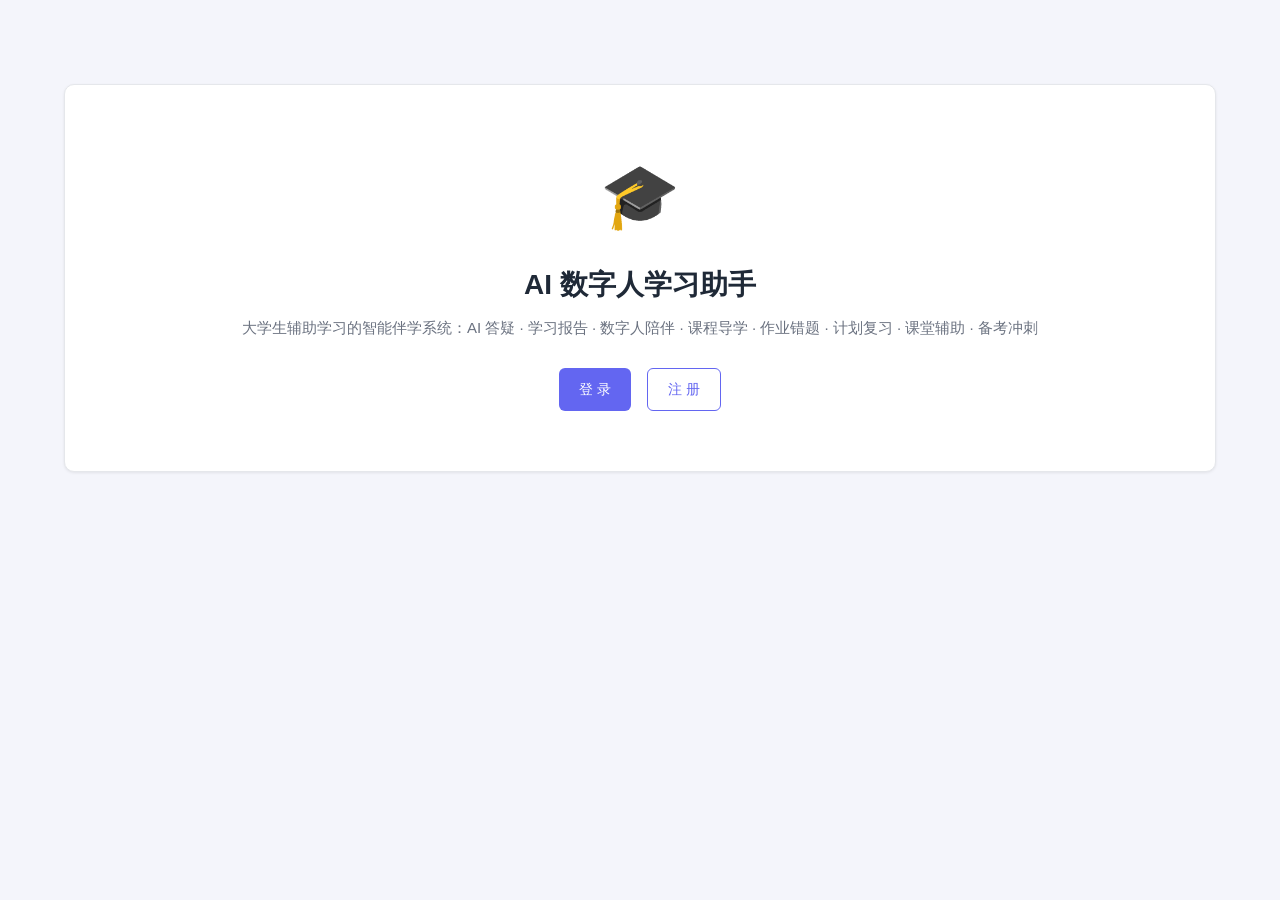
<file: frontend/index.html>
<!DOCTYPE html>
<html lang="zh-CN">
<head>
    <meta charset="UTF-8">
    <meta name="viewport" content="width=device-width, initial-scale=1.0">
    <title>首页 - AI 数字人学习助手</title>
    <link rel="stylesheet" href="src/css/base.css">
    <link rel="stylesheet" href="src/css/components.css">
</head>
<body>
    <div class="navbar hidden"></div>

    <!-- 未登录引导 -->
    <div id="guest-view" class="app hidden">
        <div class="card" style="text-align:center; padding:60px 30px;">
            <div style="font-size:64px;">🎓</div>
            <h1 style="font-size:28px; margin:16px 0 8px;">AI 数字人学习助手</h1>
            <p class="text-muted" style="font-size:15px;">大学生辅助学习的智能伴学系统：AI 答疑 · 学习报告 · 数字人陪伴 · 课程导学 · 作业错题 · 计划复习 · 课堂辅助 · 备考冲刺</p>
            <div style="margin-top:28px; display:flex; gap:16px; justify-content:center;">
                <a href="login.html" class="btn btn-primary">登 录</a>
                <a href="login.html" class="btn btn-outline">注 册</a>
            </div>
        </div>
    </div>

    <!-- 已登录仪表盘 -->
    <div id="user-view" class="app hidden">
        <h1 class="page-title">👋 你好，<span id="welcome-name"></span></h1>
        <div class="alert alert-info" id="role-tip" style="max-width:720px;"></div>

        <h3 class="section-title">🚀 快速入口</h3>
        <div class="grid-3" id="quick-links"></div>

        <h3 class="section-title">📦 最近学习数据</h3>
        <div class="alert alert-success" id="summary-box" style="max-width:720px;">
            <strong>近 7 天学习汇总</strong><br>
            <span class="text-muted">正在加载...</span>
        </div>
    </div>

    <script src="src/config.js"></script>
    <script src="src/js/api.js"></script>
    <script src="src/js/auth.js"></script>
    <script src="src/js/nav.js"></script>
    <script>
        if (!auth.isLoggedIn()) {
            document.getElementById('guest-view').classList.remove('hidden');
        } else {
            document.querySelector('.navbar').classList.remove('hidden');
            renderNav('index.html');
            initUserView();
        }

        function initUserView() {
            const user = auth.getUser();
            document.getElementById('welcome-name').textContent = user.nickname || user.email;
            const isTeacher = user.role === 'TEACHER';
            document.getElementById('role-tip').innerHTML = isTeacher
                ? '你当前是 <strong>教师</strong> 账号，可使用「教师后台」管理班级、发布知识点与作业。普通学习功能同样可用。'
                : '你当前是 <strong>学生</strong> 账号，可使用 AI 答疑、作业练习、学习计划等在学生端所有功能。';

            document.getElementById('user-view').classList.remove('hidden');

            // 快速入口
            const links = [
                { href: 'qa.html', icon: '💬', title: 'AI 答疑', desc: '流式问答 / 三阶段引导' },
                { href: 'report.html', icon: '📊', title: '学习报告', desc: '掌握度 / 雷达 / 诊断' },
                { href: 'avatar.html', icon: '🤖', title: '数字人', desc: '陪学对话与专注计时' },
                { href: 'course.html', icon: '📚', title: '课程', desc: '列表 / 学习路径 / 讲解' },
                { href: 'homework.html', icon: '✏️', title: '作业·错题', desc: '建题 / 作答 / 错题本' },
                { href: 'studyplan.html', icon: '🗓️', title: '学习计划', desc: '预习复习 / 抽背判分' },
                { href: 'classroom.html', icon: '🎓', title: '课堂', desc: '课件解析 / 录音总结' },
                { href: 'paper.html', icon: '🎯', title: '备考', desc: '试卷分析 / 高频考点' },
                { href: 'subject.html', icon: '📥', title: '学科导入', desc: '模板 / 课程导入' }
            ];
            if (isTeacher) links.push({ href: 'teacher.html', icon: '👩‍🏫', title: '教师后台', desc: '班级管理 / 预警 / 知识点' });

            document.getElementById('quick-links').innerHTML = links.map(l => `
                <a href="${l.href}" class="card" style="display:block; color:inherit; text-decoration:none;">
                    <div style="font-size:30px;">${l.icon}</div>
                    <div style="font-size:16px; font-weight:600; margin-top:8px;">${l.title}</div>
                    <div class="text-muted" style="font-size:13px;">${l.desc}</div>
                </a>`).join('');

            // 加载 7 天汇总
            api.get('/reports/summary').then(res => {
                const d = res.data || {};
                const items = Object.entries(d);
                if (!items.length) {
                    document.getElementById('summary-box').querySelector('.text-muted').textContent = '尚无学习数据，快去 AI 答疑或作业练习吧。';
                    return;
                }
                let html = '';
                items.forEach(([k, v]) => { html += `<span style="margin-right:20px;"><strong>${esc(k)}</strong>：${esc(v)}</span>`; });
                document.getElementById('summary-box').querySelector('.text-muted').innerHTML = html;
            }).catch(() => {
                document.getElementById('summary-box').querySelector('.text-muted').textContent = '学习汇总暂不可用，可稍后重试。';
            });
        }
    </script>
</body>
</html>
</file>
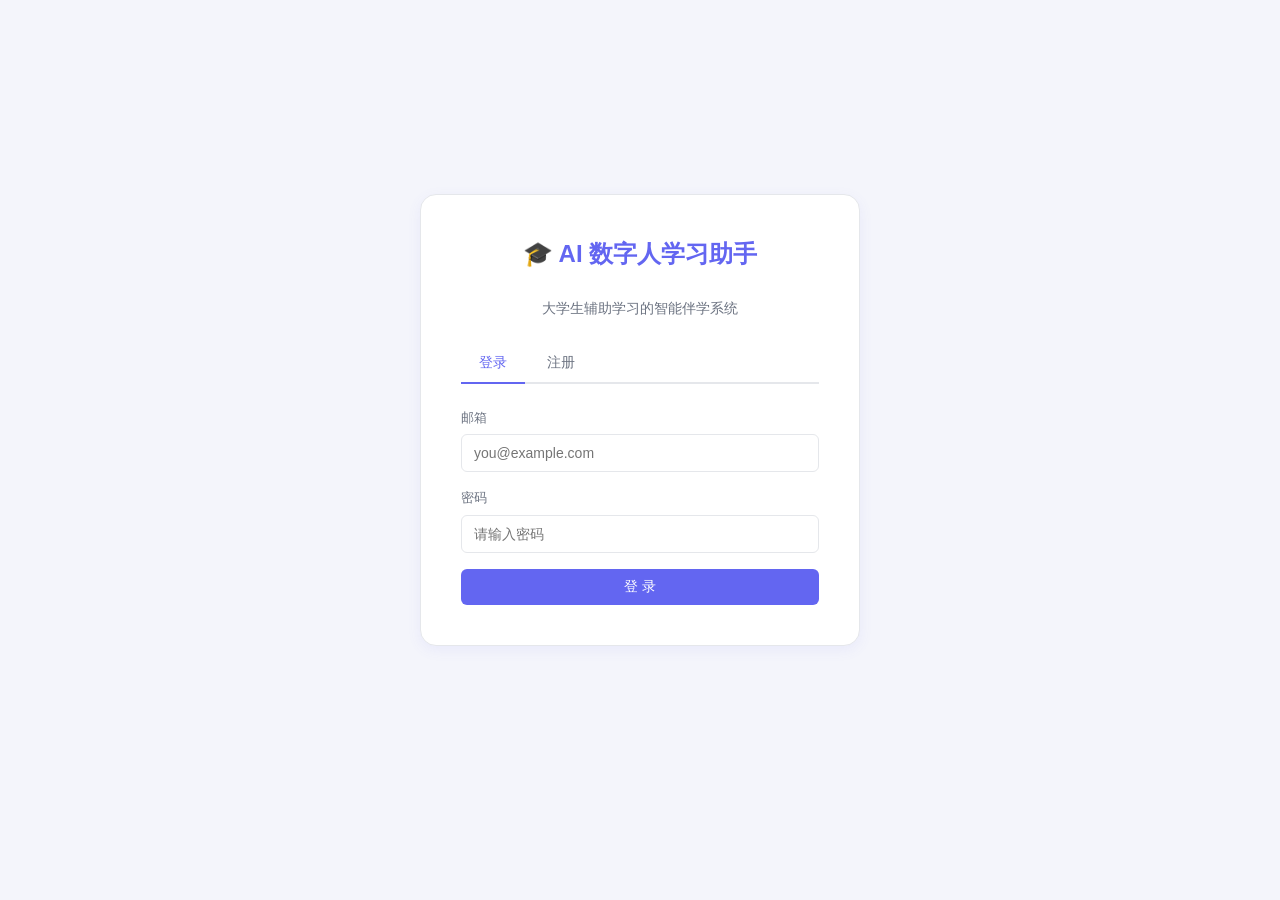
<file: frontend/login.html>
<!DOCTYPE html>
<html lang="zh-CN">
<head>
    <meta charset="UTF-8">
    <meta name="viewport" content="width=device-width, initial-scale=1.0">
    <title>登录 - AI 数字人学习助手</title>
    <link rel="stylesheet" href="src/css/base.css">
    <link rel="stylesheet" href="src/css/components.css">
    <style>
        body { padding-top: 0; }
    </style>
</head>
<body>
    <div class="auth-wrapper">
        <div class="auth-card">
            <h2>🎓 AI 数字人学习助手</h2>
            <p class="auth-sub">大学生辅助学习的智能伴学系统</p>

            <div class="tabs">
                <button class="tab-btn active" data-tab="login">登录</button>
                <button class="tab-btn" data-tab="register">注册</button>
            </div>

            <!-- 登录 -->
            <form id="login-form">
                <div class="form-group">
                    <label>邮箱</label>
                    <input type="email" class="form-control" id="login-email" required placeholder="you@example.com">
                </div>
                <div class="form-group">
                    <label>密码</label>
                    <input type="password" class="form-control" id="login-password" required placeholder="请输入密码">
                </div>
                <button type="submit" class="btn btn-primary" style="width:100%">登 录</button>
            </form>

            <!-- 注册 -->
            <form id="register-form" class="hidden">
                <div class="form-group">
                    <label>邮箱</label>
                    <input type="email" class="form-control" id="reg-email" required placeholder="you@example.com">
                </div>
                <div class="form-group">
                    <label>密码</label>
                    <input type="password" class="form-control" id="reg-password" required minlength="6" placeholder="至少 6 位">
                </div>
                <div class="form-group">
                    <label>昵称</label>
                    <input type="text" class="form-control" id="reg-nickname" placeholder="给自己取个昵称">
                </div>
                <div class="form-group">
                    <label>角色</label>
                    <select class="form-control" id="reg-role">
                        <option value="STUDENT">学生</option>
                        <option value="TEACHER">教师</option>
                    </select>
                </div>
                <button type="submit" class="btn btn-primary" style="width:100%">注 册</button>
            </form>
        </div>
    </div>

    <script src="src/config.js"></script>
    <script src="src/js/api.js"></script>
    <script src="src/js/auth.js"></script>
    <script src="src/js/nav.js"></script>
    <script>
        // 已登录直接跳首页
        if (auth.isLoggedIn()) window.location.href = 'index.html';

        // 登录/注册 tab 切换
        function switchTab(tab) {
            document.querySelectorAll('.tab-btn').forEach(b => b.classList.toggle('active', b.dataset.tab === tab));
            $('#login-form').classList.toggle('hidden', tab !== 'login');
            $('#register-form').classList.toggle('hidden', tab !== 'register');
        }
        $all('.tab-btn').forEach(b => b.addEventListener('click', () => switchTab(b.dataset.tab)));

        function saveAuth(data, email) {
            auth.setToken(data.data.token);
            auth.setUser({ userId: data.data.userId, email: data.data.email, nickname: data.data.nickname || email, role: data.data.role });
        }

        $('#login-form').addEventListener('submit', async (e) => {
            e.preventDefault();
            const btn = e.target.querySelector('button');
            btn.disabled = true;
            try {
                const res = await api.post('/auth/login', {
                    email: $('#login-email').value.trim(),
                    password: $('#login-password').value
                });
                saveAuth(res, $('#login-email').value.trim());
                showToast('登录成功', 'success');
                setTimeout(() => window.location.href = 'index.html', 400);
            } catch (err) {
                showToast('登录失败：' + err.message, 'error');
                btn.disabled = false;
            }
        });

        $('#register-form').addEventListener('submit', async (e) => {
            e.preventDefault();
            const btn = e.target.querySelector('button');
            btn.disabled = true;
            try {
                const res = await api.post('/auth/register', {
                    email: $('#reg-email').value.trim(),
                    password: $('#reg-password').value,
                    nickname: $('#reg-nickname').value.trim(),
                    role: $('#reg-role').value
                });
                saveAuth(res, $('#reg-email').value.trim());
                showToast('注册成功，已自动登录', 'success');
                setTimeout(() => window.location.href = 'index.html', 500);
            } catch (err) {
                showToast('注册失败：' + err.message, 'error');
                btn.disabled = false;
            }
        });
    </script>
</body>
</html>
</file>
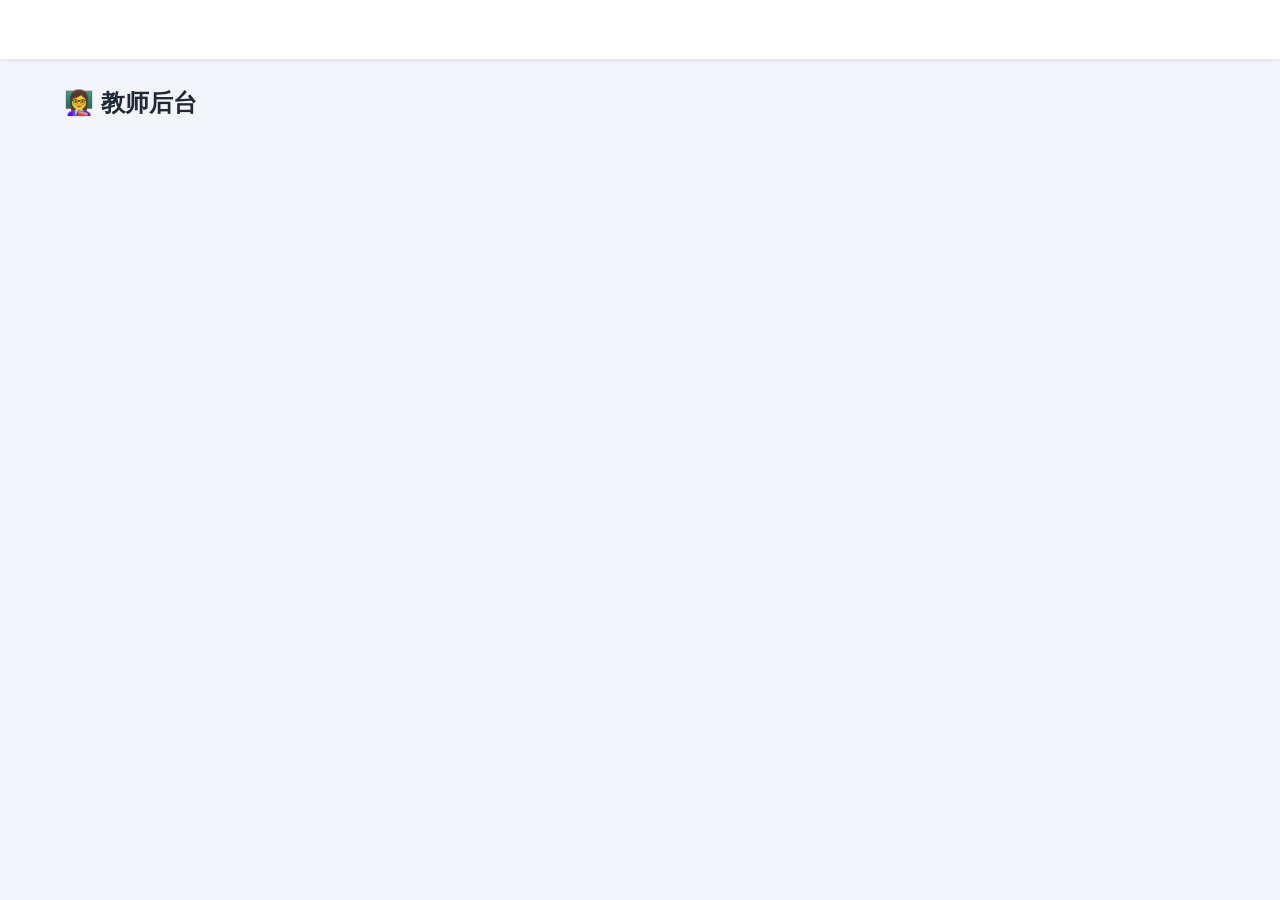
<file: frontend/teacher.html>
<!DOCTYPE html>
<html lang="zh-CN">
<head>
    <meta charset="UTF-8">
    <meta name="viewport" content="width=device-width, initial-scale=1.0">
    <title>教师后台 - AI 数字人学习助手</title>
    <link rel="stylesheet" href="src/css/base.css">
    <link rel="stylesheet" href="src/css/components.css">
</head>
<body>
    <div class="navbar"></div>
    <div class="app">
        <h1 class="page-title">👩‍🏫 教师后台</h1>

        <!-- 非教师提示 -->
        <div id="not-teacher" class="card hidden">
            <div class="alert alert-warning">你的账号角色不是 <strong>教师（TEACHER）</strong>，无法使用教师后台功能。<br>
            学生账号可在此「加入班级」（需老师提供的邀请码）。</div>
            <div class="card-title mt-lg">🔑 学生加入班级</div>
            <div class="flex">
                <input type="number" class="form-control" id="join-class-id" placeholder="班级 id" style="max-width:150px;">
                <input type="text" class="form-control" id="join-code" placeholder="邀请码" style="max-width:200px;">
                <button class="btn btn-primary" id="btn-join">加入班级</button>
            </div>
            <div id="join-result" class="mt-md"></div>
        </div>

        <!-- 教师面板 -->
        <div id="teacher-panel" class="hidden">
            <div class="tabs">
                <button class="tab-btn active" data-tab="class">班级管理</button>
                <button class="tab-btn" data-tab="kp">上传知识点</button>
                <button class="tab-btn" data-tab="hw">发布作业</button>
            </div>

            <div id="tab-class" class="card">
                <div class="card-title">🏫 创建班级</div>
                <div class="grid-2">
                    <div class="form-group"><label>班级名称</label><input class="form-control" id="cls-name" placeholder="例如：计科2401班"></div>
                    <div class="form-group"><label>科目</label><input class="form-control" id="cls-subject" placeholder="例如：高等数学"></div>
                </div>
                <button class="btn btn-primary" id="btn-create-class">创建班级</button>
                <div id="class-result" class="mt-md"></div>

                <div class="card-title mt-lg">📋 班级信息 / 名单 / 风险 / 规则 / 风格</div>
                <div class="flex mb-md">
                    <input type="number" class="form-control" id="cls-id" placeholder="班级 id" style="max-width:120px;">
                    <button class="btn btn-outline" id="btn-roster">名单</button>
                    <button class="btn btn-outline" id="btn-risk">风险预警</button>
                    <button class="btn btn-outline" id="btn-rules">查看规则</button>
                </div>
                <div class="grid-2">
                    <div class="form-group"><label>设置预警规则（类型 / 阈值）</label>
                        <div class="flex">
                            <select class="form-control" id="rule-type" style="flex:1">
                                <option value="MASTERY">掌握度</option>
                                <option value="FREQUENCY">学习频次</option>
                                <option value="ABSENCE">缺勤</option>
                            </select>
                            <input type="number" class="form-control" id="rule-threshold" placeholder="阈值" style="flex:1" value="60">
                        </div></div>
                    <div class="form-group"><label>设置教学风格（语气 / 风格）</label>
                        <div class="flex">
                            <input type="text" class="form-control" id="style-tone" placeholder="语气" style="flex:1" value="FRIENDLY">
                            <input type="text" class="form-control" id="style-style" placeholder="风格" style="flex:1" value="DETAILED">
                        </div></div>
                </div>
                <div class="flex">
                    <button class="btn btn-warning" id="btn-rule">保存预警规则</button>
                    <button class="btn btn-warning" id="btn-style">保存教学风格</button>
                </div>
                <div id="detail-result" class="mt-md"></div>
            </div>

            <div id="tab-kp" class="hidden card">
                <div class="card-title">🧠 上传知识点</div>
                <div class="grid-2">
                    <div class="form-group"><label>课程 id</label><input type="number" class="form-control" id="kp-course" value="1"></div>
                    <div class="form-group"><label>知识点名称</label><input class="form-control" id="kp-name" placeholder="例如：泰勒展开"></div>
                </div>
                <div class="grid-2">
                    <div class="form-group"><label>难度（1-5）</label><input type="number" class="form-control" id="kp-diff" value="3" min="1" max="5"></div>
                    <div class="form-group"><label>权重</label><input type="number" step="0.1" class="form-control" id="kp-weight" value="1" min="0"></div>
                </div>
                <div class="form-group"><label>标签（逗号分隔）</label><input class="form-control" id="kp-tags" placeholder="考点,重点"></div>
                <div class="form-group"><label>描述</label><textarea class="form-control" id="kp-desc" rows="2"></textarea></div>
                <button class="btn btn-primary" id="btn-kp">新增知识点</button>
                <div id="kp-result" class="mt-md"></div>
            </div>

            <div id="tab-hw" class="hidden card">
                <div class="card-title">📤 发布班级作业</div>
                <div class="grid-2">
                    <div class="form-group"><label>班级 id</label><input type="number" class="form-control" id="pub-class" placeholder="班级 id"></div>
                    <div class="form-group"><label>作业标题</label><input class="form-control" id="pub-title" placeholder="例如：第三章作业"></div>
                </div>
                <div class="form-group"><label>作业描述</label><textarea class="form-control" id="pub-desc" rows="2"></textarea></div>
                <button class="btn btn-primary" id="btn-publish">发布作业</button>
                <div id="pub-result" class="mt-md"></div>
            </div>
        </div>
    </div>

    <script src="src/config.js"></script>
    <script src="src/js/api.js"></script>
    <script src="src/js/auth.js"></script>
    <script src="src/js/nav.js"></script>
    <script>
        auth.requireLogin();
        renderNav('teacher.html');

        const isTeacher = auth.hasRole('TEACHER');
        $('#teacher-panel').classList.toggle('hidden', !isTeacher);
        $('#not-teacher').classList.toggle('hidden', isTeacher);

        $all('.tab-btn').forEach(b => b.addEventListener('click', () => {
            // 教师面板内的 tab（class/kp/hw）与右侧 not-teacher 判断
            if (isTeacher) {
                $all('.tab-btn').forEach(x => x.classList.toggle('active', x === b));
                ['class','kp','hw'].forEach(t => $('#tab-' + t).classList.toggle('hidden', t !== b.dataset.tab));
            }
        }));

        // 学生加入班级
        document.getElementById('btn-join').addEventListener('click', async () => {
            const id = Number($('#join-class-id').value);
            const code = $('#join-code').value.trim();
            if (!id || !code) { showToast('请填写班级 id 与邀请码', 'warning'); return; }
            try {
                const res = await api.post(`/classes/${id}/join`, { inviteCode: code });
                $('#join-result').innerHTML = `<div class="alert alert-success">成功加入班级「${esc(res.data.name)}」！</div>`;
            } catch (e) { $('#join-result').innerHTML = '<div class="alert alert-danger">' + esc(e.message) + '</div>'; }
        });

        if (!isTeacher) return;

        document.getElementById('btn-create-class').addEventListener('click', createClass);
        document.getElementById('btn-roster').addEventListener('click', () => loadDetail('roster'));
        document.getElementById('btn-risk').addEventListener('click', () => loadDetail('risk'));
        document.getElementById('btn-rules').addEventListener('click', () => loadDetail('rules'));
        document.getElementById('btn-rule').addEventListener('click', saveRule);
        document.getElementById('btn-style').addEventListener('click', saveStyle);
        document.getElementById('btn-kp').addEventListener('click', createKp);
        document.getElementById('btn-publish').addEventListener('click', publishHw);

        async function createClass() {
            const name = $('#cls-name').value.trim();
            if (!name) { showToast('请填写班级名称', 'warning'); return; }
            try {
                const res = await api.post('/teacher/classes', { name, subject: $('#cls-subject').value.trim() });
                const d = res.data;
                $('#class-result').innerHTML = `<div class="alert alert-success">
                    <strong>班级：${esc(d.name)}</strong><br>
                    班级 id：#${d.id} · 邀请码：<span style="font-weight:700; color:var(--color-primary);">${esc(d.inviteCode)}</span><br>
                    <span class="text-muted">把班级 id 与邀请码告诉学生，用「加入班级」功能入班。</span></div>`;
                $('#cls-id').value = d.id;
                showToast('班级创建成功', 'success');
            } catch (e) { $('#class-result').innerHTML = '<div class="alert alert-danger">' + esc(e.message) + '</div>'; }
        }

        function currentClassId() {
            const id = Number($('#cls-id').value);
            if (!id) { showToast('请填写班级 id', 'warning'); throw new Error('no class'); }
            return id;
        }

        async function loadDetail(type) {
            const id = currentClassId();
            const box = $('#detail-result');
            box.innerHTML = '<div class="alert alert-info">加载中…</div>';
            try {
                if (type === 'roster') {
                    const res = await api.get(`/classes/${id}/roster`);
                    box.innerHTML = `<div class="alert alert-info"><strong>${esc(res.data.className)}</strong> · 学生 ${res.data.students.length} 人<br>
                        <ul class="mt-sm">${res.data.students.map(s => `<li>${esc(s.nickname)} (#${s.studentId})</li>`).join('') || '<li>暂无学生</li>'}</ul></div>`;
                } else if (type === 'risk') {
                    const res = await api.get(`/classes/${id}/risk`);
                    const d = res.data;
                    box.innerHTML = `<div class="alert alert-warning"><strong>预警规则：</strong>${d.rules.map(r => `${r.ruleType}=${r.threshold}`).join(', ') || '默认'}</div>
                        <div class="mt-sm"><strong>风险学生 ${d.risks.length} 人：</strong>
                        ${d.risks.map(r => `<div class="card mt-sm" style="padding:12px;"><strong>${esc(r.nickname)}</strong> · 预警 ${r.alertCount} 次<br>
                            <span class="text-muted">薄弱点：${r.weakPoints.map(w => `${esc(w.name)}(${w.masteryScore}分)`).join('、') || '无'}</span></div>`).join('') || '<div class="text-muted mt-sm">暂无风险学生，继续保持！</div>'}</div>`;
                } else if (type === 'rules') {
                    const res = await api.get(`/classes/${id}/risk`);
                    const d = res.data;
                    box.innerHTML = `<div class="alert alert-info"><strong>当前预警规则：</strong>${d.rules.map(r => `${r.ruleType} → 阈值 ${r.threshold}`).join('；') || '未设置（使用默认）'}</div>`;
                }
            } catch (e) { box.innerHTML = '<div class="alert alert-danger">' + esc(e.message) + '</div>'; }
        }

        async function saveRule() {
            const id = currentClassId();
            try {
                const res = await api.post(`/teacher/classes/${id}/rules`, {
                    ruleType: $('#rule-type').value,
                    threshold: Number($('#rule-threshold').value)
                });
                $('#detail-result').innerHTML = `<div class="alert alert-success">${esc(res.data)}</div>`;
            } catch (e) { $('#detail-result').innerHTML = '<div class="alert alert-danger">' + esc(e.message) + '</div>'; }
        }

        async function saveStyle() {
            const id = currentClassId();
            try {
                const res = await api.put(`/classes/${id}/style`, {
                    tone: $('#style-tone').value.trim(),
                    style: $('#style-style').value.trim()
                });
                $('#detail-result').innerHTML = `<div class="alert alert-success">${esc(res.data)}</div>`;
            } catch (e) { $('#detail-result').innerHTML = '<div class="alert alert-danger">' + esc(e.message) + '</div>'; }
        }

        async function createKp() {
            const name = $('#kp-name').value.trim();
            if (!name) { showToast('请填写知识点名称', 'warning'); return; }
            try {
                const id = await api.post('/teacher/knowledge', {
                    courseId: Number($('#kp-course').value) || undefined,
                    name,
                    tags: $('#kp-tags').value.trim(),
                    difficulty: Number($('#kp-diff').value) || 3,
                    weight: Number($('#kp-weight').value) || 1,
                    description: $('#kp-desc').value.trim()
                });
                $('#kp-result').innerHTML = `<div class="alert alert-success">知识点创建成功！id：#${id.data}</div>`;
                showToast('知识点已新增', 'success');
            } catch (e) { $('#kp-result').innerHTML = '<div class="alert alert-danger">' + esc(e.message) + '</div>'; }
        }

        async function publishHw() {
            const classId = Number($('#pub-class').value);
            const title = $('#pub-title').value.trim();
            if (!classId || !title) { showToast('请填写班级 id 与作业标题', 'warning'); return; }
            try {
                const res = await api.post('/teacher/assignments', {
                    classId, title, description: $('#pub-desc').value.trim()
                });
                $('#pub-result').innerHTML = `<div class="alert alert-success">作业发布成功！id：#${res.data.assignmentId}</div>`;
            } catch (e) { $('#pub-result').innerHTML = '<div class="alert alert-danger">' + esc(e.message) + '</div>'; }
        }
    </script>
</body>
</html>
</file>
<file: frontend/src/css/base.css>
:root {
    --color-primary: #6366f1;
    --color-primary-light: #818cf8;
    --color-primary-dark: #4f46e5;
    --color-success: #10b981;
    --color-warning: #f59e0b;
    --color-danger: #ef4444;
    --color-info: #0ea5e9;
    --bg-body: #f4f5fb;
    --bg-card: #ffffff;
    --text-primary: #1f2937;
    --text-secondary: #6b7280;
    --border-color: #e5e7eb;
    --spacing-xs: 4px;
    --spacing-sm: 8px;
    --spacing-md: 16px;
    --spacing-lg: 24px;
    --spacing-xl: 40px;
    --radius-sm: 6px;
    --radius-md: 10px;
    --radius-lg: 16px;
    --shadow-sm: 0 1px 3px rgba(0,0,0,0.08);
    --shadow-md: 0 4px 14px rgba(99,102,241,0.08);
    --header-height: 60px;
}

* { margin: 0; padding: 0; box-sizing: border-box; }

html, body {
    font-family: -apple-system, BlinkMacSystemFont, 'Segoe UI', 'PingFang SC', 'Microsoft YaHei', sans-serif;
    background: var(--bg-body);
    color: var(--text-primary);
    line-height: 1.6;
    min-height: 100vh;
}

body { padding-top: var(--header-height); }

a { color: var(--color-primary); text-decoration: none; }
a:hover { color: var(--color-primary-dark); }

.app {
    max-width: 1200px;
    margin: 0 auto;
    padding: var(--spacing-lg);
}

.page-title {
    font-size: 24px;
    font-weight: 700;
    margin-bottom: var(--spacing-lg);
    color: var(--text-primary);
    display: flex;
    align-items: center;
    gap: var(--spacing-sm);
}

.page-desc {
    color: var(--text-secondary);
    margin-bottom: var(--spacing-lg);
}

.section-title {
    font-size: 18px;
    font-weight: 600;
    margin: var(--spacing-lg) 0 var(--spacing-md);
    display: flex;
    align-items: center;
    gap: var(--spacing-sm);
}

.text-muted { color: var(--text-secondary); font-size: 13px; }

.hidden { display: none !important; }

.grid-2 { display: grid; grid-template-columns: 1fr 1fr; gap: var(--spacing-lg); }
.grid-3 { display: grid; grid-template-columns: repeat(3, 1fr); gap: var(--spacing-lg); }
.grid-4 { display: grid; grid-template-columns: repeat(4, 1fr); gap: var(--spacing-lg); }

@media (max-width: 900px) {
    .grid-2, .grid-3, .grid-4 { grid-template-columns: 1fr; }
}

.mt-sm { margin-top: var(--spacing-sm); }
.mt-md { margin-top: var(--spacing-md); }
.mt-lg { margin-top: var(--spacing-lg); }
.mb-sm { margin-bottom: var(--spacing-sm); }
.mb-md { margin-bottom: var(--spacing-md); }
.mb-lg { margin-bottom: var(--spacing-lg); }

.flex { display: flex; align-items: center; gap: var(--spacing-sm); flex-wrap: wrap; }
.justify-between { justify-content: space-between; }

.badge {
    display: inline-flex;
    align-items: center;
    padding: 2px 10px;
    border-radius: 999px;
    font-size: 12px;
    font-weight: 500;
    gap: 4px;
}
.badge-primary { background: rgba(99,102,241,0.12); color: var(--color-primary-dark); }
.badge-success { background: rgba(16,185,129,0.12); color: #047857; }
.badge-warning { background: rgba(245,158,11,0.15); color: #b45309; }
.badge-danger  { background: rgba(239,68,68,0.12); color: #b91c1c; }
</file>
<file: frontend/src/css/components.css>
/* ===== 导航栏 ===== */
.navbar {
    position: fixed;
    top: 0; left: 0; right: 0;
    height: var(--header-height);
    background: #fff;
    border-bottom: 1px solid var(--border-color);
    box-shadow: var(--shadow-sm);
    z-index: 100;
    display: flex;
    align-items: center;
    padding: 0 var(--spacing-lg);
}
.navbar-inner {
    max-width: 1280px;
    width: 100%;
    margin: 0 auto;
    display: flex;
    align-items: center;
    gap: var(--spacing-lg);
}
.nav-brand {
    font-size: 18px;
    font-weight: 800;
    color: var(--color-primary);
    white-space: nowrap;
    display: flex;
    align-items: center;
    gap: 6px;
    cursor: pointer;
}
.nav-links {
    display: flex;
    gap: 4px;
    align-items: center;
    flex-wrap: nowrap;
    overflow-x: auto;
}
.nav-link {
    padding: 8px 12px;
    border-radius: var(--radius-sm);
    color: var(--text-secondary);
    font-size: 14px;
    white-space: nowrap;
    transition: all .15s;
}
.nav-link:hover { background: rgba(99,102,241,0.08); color: var(--color-primary); }
.nav-link.active {
    background: var(--color-primary);
    color: #fff;
    font-weight: 500;
}
.nav-user {
    margin-left: auto;
    display: flex;
    align-items: center;
    gap: var(--spacing-sm);
    white-space: nowrap;
}
.nav-user .user-chip {
    display: inline-flex;
    align-items: center;
    gap: 6px;
    font-size: 14px;
    color: var(--text-primary);
}
.nav-user .role-badge {
    font-size: 11px;
    padding: 1px 8px;
}
.btn-logout {
    background: none;
    border: 1px solid var(--border-color);
    color: var(--text-secondary);
    padding: 5px 12px;
    border-radius: var(--radius-sm);
    cursor: pointer;
    font-size: 13px;
    transition: all .15s;
}
.btn-logout:hover { background: rgba(239,68,68,0.08); color: var(--color-danger); border-color: var(--color-danger); }

@media (max-width: 1080px) {
    .nav-links { overflow-x: auto; }
}

/* ===== 按钮 ===== */
.btn {
    padding: 9px 20px;
    border: none;
    border-radius: var(--radius-sm);
    cursor: pointer;
    font-size: 14px;
    font-weight: 500;
    transition: all 0.18s;
    display: inline-flex;
    align-items: center;
    justify-content: center;
    gap: 6px;
}
.btn:disabled { opacity: 0.6; cursor: not-allowed; }
.btn-primary { background: var(--color-primary); color: #fff; }
.btn-primary:hover:not(:disabled) { background: var(--color-primary-dark); }
.btn-success { background: var(--color-success); color: #fff; }
.btn-success:hover:not(:disabled) { background: #059669; }
.btn-danger { background: var(--color-danger); color: #fff; }
.btn-danger:hover:not(:disabled) { background: #dc2626; }
.btn-warning { background: var(--color-warning); color: #fff; }
.btn-warning:hover:not(:disabled) { background: #d97706; }
.btn-outline { background: #fff; color: var(--color-primary); border: 1px solid var(--color-primary); }
.btn-outline:hover:not(:disabled) { background: rgba(99,102,241,0.08); }
.btn-outline-muted { background: #fff; color: var(--text-secondary); border: 1px solid var(--border-color); }
.btn-outline-muted:hover:not(:disabled) { background: #f3f4f6; }
.btn-sm { padding: 5px 12px; font-size: 13px; }

/* ===== 卡片 ===== */
.card {
    background: var(--bg-card);
    border-radius: var(--radius-md);
    padding: var(--spacing-lg);
    box-shadow: var(--shadow-sm);
    border: 1px solid var(--border-color);
    transition: box-shadow .2s;
}
.card:hover { box-shadow: var(--shadow-md); }
.card-title { font-size: 16px; font-weight: 600; margin-bottom: var(--spacing-md); }
.card-title .title-icon { margin-right: 6px; }

/* ===== 表单 ===== */
.form-group { margin-bottom: var(--spacing-md); }
.form-group label {
    display: block;
    font-size: 13px;
    font-weight: 500;
    color: var(--text-secondary);
    margin-bottom: 6px;
}
.form-control, select.form-control, textarea.form-control {
    width: 100%;
    padding: 10px 12px;
    border: 1px solid var(--border-color);
    border-radius: var(--radius-sm);
    font-size: 14px;
    font-family: inherit;
    transition: border-color .15s, box-shadow .15s;
    background: #fff;
    color: var(--text-primary);
}
.form-control:focus {
    outline: none;
    border-color: var(--color-primary);
    box-shadow: 0 0 0 3px rgba(99,102,241,0.12);
}
textarea.form-control { resize: vertical; min-height: 80px; }
.form-hint { font-size: 12px; color: var(--text-secondary); margin-top: 4px; }

/* ===== 表格 ===== */
.table-wrap { overflow-x: auto; border: 1px solid var(--border-color); border-radius: var(--radius-sm); }
table.table { width: 100%; border-collapse: collapse; background: #fff; font-size: 14px; }
.table th, .table td { padding: 12px 14px; text-align: left; border-bottom: 1px solid var(--border-color); }
.table th { background: #fafaff; font-weight: 600; color: var(--text-secondary); font-size: 13px; white-space: nowrap; }
.table tr:last-child td { border-bottom: none; }
.table tr:hover td { background: #f8f8ff; }

/* ===== 提示 / toast ===== */
.toast-container {
    position: fixed;
    top: calc(var(--header-height) + 12px);
    right: 16px;
    z-index: 9999;
    display: flex;
    flex-direction: column;
    gap: 8px;
}
.toast {
    padding: 12px 18px;
    border-radius: var(--radius-sm);
    color: #fff;
    font-size: 14px;
    box-shadow: var(--shadow-md);
    opacity: 0;
    transform: translateX(20px);
    transition: all .25s;
    max-width: 380px;
}
.toast.show { opacity: 1; transform: translateX(0); }
.toast-success { background: var(--color-success); }
.toast-error { background: var(--color-danger); }
.toast-info { background: var(--color-info); }
.toast-warning { background: var(--color-warning); }

.alert {
    padding: 12px 16px;
    border-radius: var(--radius-sm);
    font-size: 14px;
    margin-bottom: var(--spacing-md);
}
.alert-info { background: rgba(14,165,233,0.1); color: #0369a1; border: 1px solid rgba(14,165,233,0.25); }
.alert-warning { background: rgba(245,158,11,0.12); color: #b45309; border: 1px solid rgba(245,158,11,0.25); }
.alert-danger { background: rgba(239,68,68,0.1); color: #b91c1c; border: 1px solid rgba(239,68,68,0.25); }
.alert-success { background: rgba(16,185,129,0.1); color: #047857; border: 1px solid rgba(16,185,129,0.25); }

/* ===== 标签页 ===== */
.tabs { display: flex; gap: 4px; border-bottom: 2px solid var(--border-color); margin-bottom: var(--spacing-lg); }
.tab-btn {
    padding: 10px 18px;
    background: none;
    border: none;
    cursor: pointer;
    font-size: 14px;
    font-weight: 500;
    color: var(--text-secondary);
    border-bottom: 2px solid transparent;
    margin-bottom: -2px;
    transition: all .15s;
}
.tab-btn:hover { color: var(--color-primary); }
.tab-btn.active { color: var(--color-primary); border-bottom-color: var(--color-primary); }

/* ===== 登录页 ===== */
.auth-wrapper {
    min-height: calc(100vh - var(--header-height));
    display: flex;
    align-items: center;
    justify-content: center;
    padding: var(--spacing-lg);
}
.auth-card {
    width: 100%;
    max-width: 440px;
    background: #fff;
    border-radius: var(--radius-lg);
    box-shadow: var(--shadow-md);
    padding: var(--spacing-xl);
    border: 1px solid var(--border-color);
}
.auth-card h2 { text-align: center; margin-bottom: var(--spacing-lg); color: var(--color-primary); }
.auth-sub { text-align: center; color: var(--text-secondary); font-size: 14px; margin-bottom: var(--spacing-lg); }

/* ===== 列表 / 会话 ===== */
.session-item {
    padding: 10px 14px;
    border: 1px solid var(--border-color);
    border-radius: var(--radius-sm);
    cursor: pointer;
    margin-bottom: var(--spacing-sm);
    transition: all .15s;
    background: #fff;
}
.session-item:hover { border-color: var(--color-primary); background: #fafaff; }
.session-item.active { border-color: var(--color-primary); background: rgba(99,102,241,0.06); }

.chat-turn {
    margin-bottom: var(--spacing-lg);
}
.chat-bubble { padding: 12px 16px; border-radius: var(--radius-md); font-size: 14px; white-space: pre-wrap; word-break: break-word; }
.chat-bubble.user { background: var(--color-primary); color: #fff; margin-left: 40px; border-bottom-right-radius: 4px; }
.chat-bubble.assistant { background: #f1f2ff; color: var(--text-primary); margin-right: 40px; border: 1px solid rgba(99,102,241,0.15); border-bottom-left-radius: 4px; }

.chat-meta { font-size: 12px; color: var(--text-secondary); margin: 6px 4px; }

.cursor-blink::after {
    content: '▌';
    animation: blink 0.8s infinite;
    color: var(--color-primary);
}
@keyframes blink { 0%,100%{opacity:1;} 50%{opacity:0;} }

.stat-card {
    text-align: center;
    padding: var(--spacing-lg) var(--spacing-md);
}
.stat-value { font-size: 32px; font-weight: 800; color: var(--color-primary); }
.stat-label { color: var(--text-secondary); font-size: 13px; margin-top: 4px; }

canvas.radar { max-width: 100%; }

.progress-bar {
    height: 10px; background: #eef0f6; border-radius: 999px; overflow: hidden;
}
.progress-fill {
    height: 100%; background: linear-gradient(90deg, var(--color-primary-light), var(--color-primary));
    border-radius: 999px; transition: width .5s;
}

.mt-0 { margin-top: 0; }

.kv { display: flex; gap: 8px; font-size: 14px; margin-bottom: 6px; }
.kv .k { color: var(--text-secondary); min-width: 80px; flex-shrink: 0; }
.kv .v { color: var(--text-primary); }
</file>
